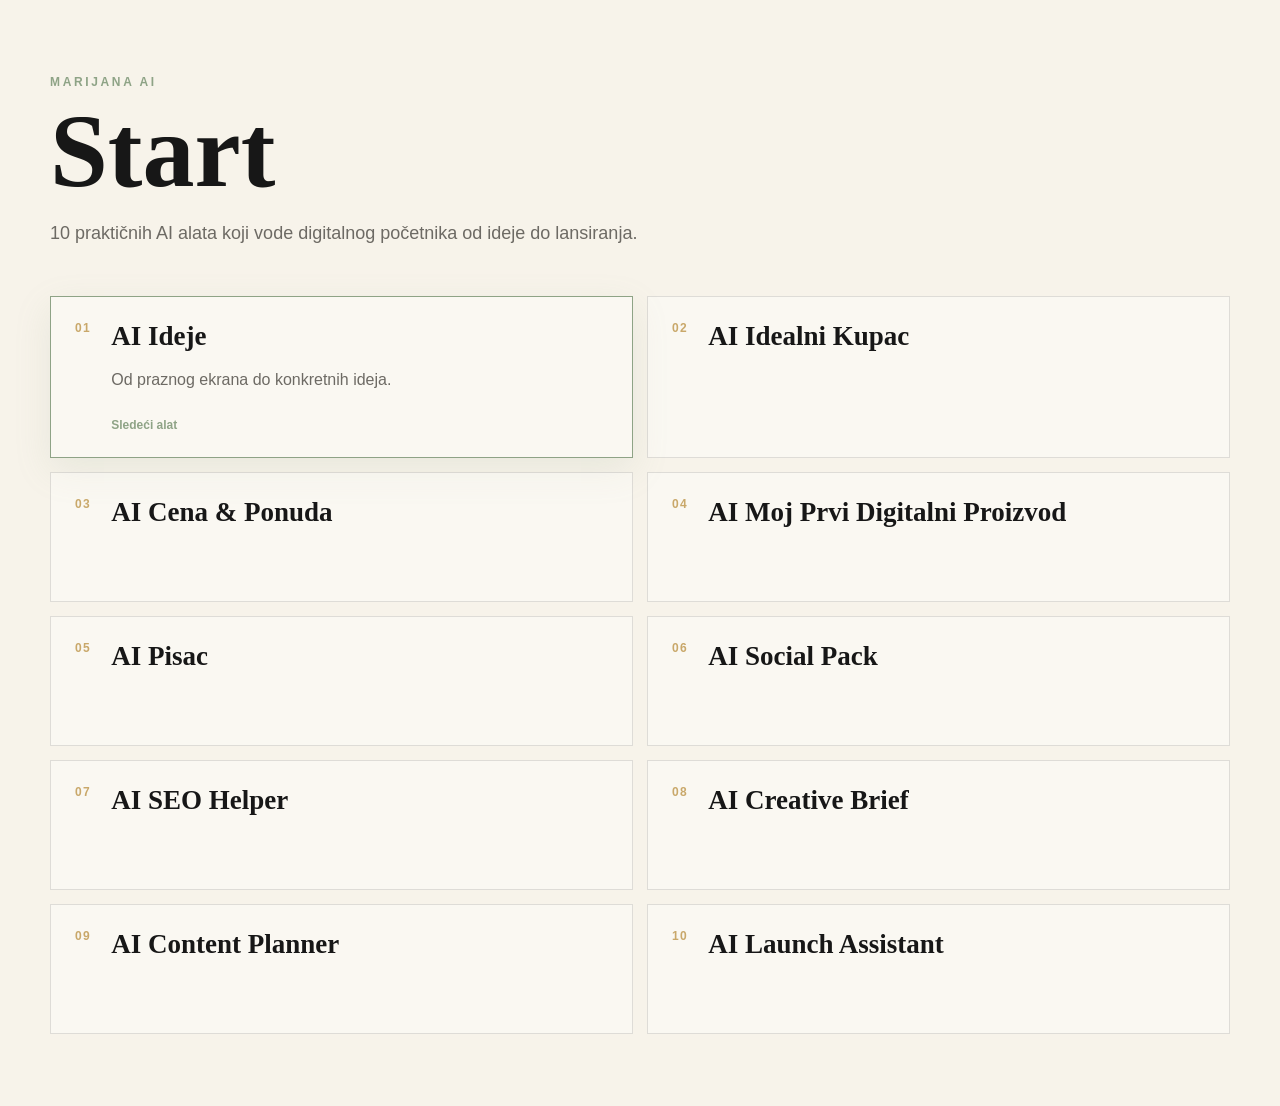
<file: index.html>
<!doctype html>
<html lang="sr">
<head>
  <meta charset="UTF-8">
  <meta name="viewport" content="width=device-width, initial-scale=1.0">
  <title>Marijana AI Start</title>
  <meta name="description" content="Marijana AI Start — praktični AI alati za digitalne početnike.">
  <link rel="stylesheet" href="styles.css">
</head>
<body>
  <main class="app">
    <header class="hero">
      <span class="eyebrow">MARIJANA AI</span>
      <h1>Start</h1>
      <p>10 praktičnih AI alata koji vode digitalnog početnika od ideje do lansiranja.</p>
    </header>

    <section class="tools-grid" aria-label="AI alati">
      <article class="tool-card active">
        <span class="number">01</span>
        <div>
          <h2>AI Ideje</h2>
          <p>Od praznog ekrana do konkretnih ideja.</p>
          <span class="status">Sledeći alat</span>
        </div>
      </article>
      <article class="tool-card"><span class="number">02</span><h2>AI Idealni Kupac</h2></article>
      <article class="tool-card"><span class="number">03</span><h2>AI Cena &amp; Ponuda</h2></article>
      <article class="tool-card"><span class="number">04</span><h2>AI Moj Prvi Digitalni Proizvod</h2></article>
      <article class="tool-card"><span class="number">05</span><h2>AI Pisac</h2></article>
      <article class="tool-card"><span class="number">06</span><h2>AI Social Pack</h2></article>
      <article class="tool-card"><span class="number">07</span><h2>AI SEO Helper</h2></article>
      <article class="tool-card"><span class="number">08</span><h2>AI Creative Brief</h2></article>
      <article class="tool-card"><span class="number">09</span><h2>AI Content Planner</h2></article>
      <article class="tool-card"><span class="number">10</span><h2>AI Launch Assistant</h2></article>
    </section>
  </main>
</body>
</html>
</file>
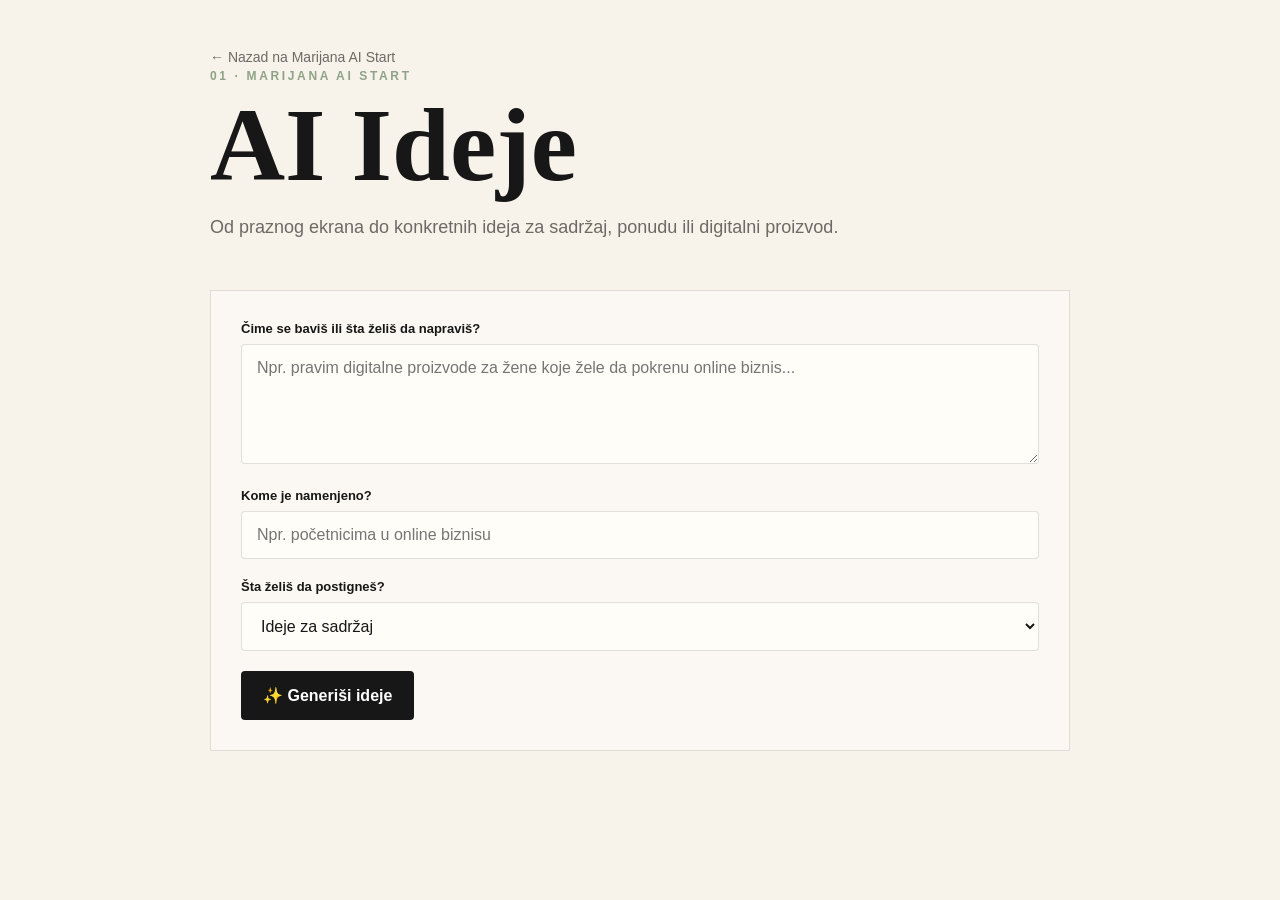
<file: ai-ideje.html>
<!doctype html>
<html lang="sr">
<head>
  <meta charset="UTF-8">
  <meta name="viewport" content="width=device-width, initial-scale=1.0">
  <title>AI Ideje · Marijana AI Start</title>
  <link rel="stylesheet" href="styles.css">
  <style>
    .page { max-width: 900px; margin: 0 auto; padding: 48px 20px 80px; }
    .back { color: var(--muted); text-decoration: none; font-size: 14px; }
    .panel { margin-top: 32px; padding: 30px; border: 1px solid var(--line); background: rgba(255,255,255,.42); }
    label { display:block; margin: 0 0 8px; font-size: 13px; font-weight:700; }
    textarea, input, select {
      width:100%; padding:14px 15px; margin-bottom:20px; border:1px solid var(--line);
      background:#fffdf8; color:var(--black); font:inherit; border-radius:4px;
    }
    textarea { min-height:120px; resize:vertical; }
    .generate {
      border:0; padding:15px 22px; background:var(--black); color:white; cursor:pointer;
      font:inherit; font-weight:700; border-radius:4px;
    }
    .result { margin-top:30px; display:none; }
    .idea { padding:18px 0; border-bottom:1px solid var(--line); }
    .idea h3 { margin:0 0 7px; font-family:"Cormorant Garamond",Georgia,serif; font-size:25px; }
    .idea p { margin:0; color:var(--muted); line-height:1.6; }
    .status { margin-top:15px; color:var(--sage); font-size:13px; }
  </style>
</head>
<body>
<main class="page">
  <a class="back" href="index.html">← Nazad na Marijana AI Start</a>
  <header class="hero">
    <span class="eyebrow">01 · MARIJANA AI START</span>
    <h1>AI Ideje</h1>
    <p>Od praznog ekrana do konkretnih ideja za sadržaj, ponudu ili digitalni proizvod.</p>
  </header>

  <section class="panel">
    <label for="topic">Čime se baviš ili šta želiš da napraviš?</label>
    <textarea id="topic" placeholder="Npr. pravim digitalne proizvode za žene koje žele da pokrenu online biznis..."></textarea>

    <label for="audience">Kome je namenjeno?</label>
    <input id="audience" placeholder="Npr. početnicima u online biznisu">

    <label for="goal">Šta želiš da postigneš?</label>
    <select id="goal">
      <option value="sadržaj">Ideje za sadržaj</option>
      <option value="proizvod">Ideje za digitalne proizvode</option>
      <option value="uslugu">Ideje za usluge</option>
      <option value="ponudu">Ideje za ponude</option>
    </select>

    <button class="generate" id="generate">✨ Generiši ideje</button>
    <div class="status" id="status"></div>
  </section>

  <section class="panel result" id="result">
    <span class="eyebrow">REZULTAT</span>
    <h2>Predložene ideje</h2>
    <div id="ideas"></div>
  </section>
</main>

<script>
const button=document.getElementById('generate');
const status=document.getElementById('status');
const result=document.getElementById('result');
const ideas=document.getElementById('ideas');

button.addEventListener('click', async ()=>{
  const topic=document.getElementById('topic').value.trim();
  const audience=document.getElementById('audience').value.trim();
  const goal=document.getElementById('goal').value;
  if(!topic){ status.textContent='Unesi prvo temu ili ono što želiš da napraviš.'; return; }

  button.disabled=true;
  status.textContent='AI priprema ideje...';
  result.style.display='none';

  try {
    const response=await fetch('/api/ideas',{
      method:'POST',
      headers:{'Content-Type':'application/json'},
      body:JSON.stringify({topic,audience,goal})
    });
    if(!response.ok) throw new Error('API greška');
    const data=await response.json();
    const list=Array.isArray(data.ideas)?data.ideas:[];
    ideas.innerHTML=list.map((x,i)=>`<article class="idea"><h3>${i+1}. ${escapeHtml(x.title||'Ideja')}</h3><p>${escapeHtml(x.description||'')}</p></article>`).join('');
    result.style.display='block';
    status.textContent='Gotovo.';
  } catch(e) {
    status.textContent='Alat još nije povezan sa AI servisom. Interfejs je spreman; sledeći korak je povezivanje API-ja.';
  } finally { button.disabled=false; }
});

function escapeHtml(s){
  return String(s).replace(/[&<>"']/g,c=>({'&':'&amp;','<':'&lt;','>':'&gt;','"':'&quot;',"'":'&#039;'}[c]));
}
</script>
</body>
</html>
</file>
<file: styles.css>
:root {
  --ivory: #F7F3EA;
  --black: #171717;
  --gold: #C9A86A;
  --azure: #5B8FA8;
  --sage: #8EA386;
  --muted: #6D6A64;
  --line: rgba(23,23,23,.12);
}

* { box-sizing: border-box; }

body {
  margin: 0;
  min-height: 100vh;
  background: var(--ivory);
  color: var(--black);
  font-family: Montserrat, Arial, sans-serif;
}

.app {
  width: min(1180px, calc(100% - 40px));
  margin: 0 auto;
  padding: 72px 0;
}

.hero { max-width: 760px; margin-bottom: 48px; }
.eyebrow { letter-spacing: .22em; font-size: 12px; color: var(--sage); font-weight: 700; }
h1,h2 { font-family: "Cormorant Garamond", Georgia, serif; }
h1 { font-size: clamp(58px, 9vw, 104px); line-height: .9; margin: 14px 0 20px; }
.hero p { font-size: 18px; line-height: 1.7; color: var(--muted); }

.tools-grid {
  display: grid;
  grid-template-columns: repeat(2, minmax(0,1fr));
  gap: 14px;
}

.tool-card {
  min-height: 130px;
  padding: 24px;
  border: 1px solid var(--line);
  background: rgba(255,255,255,.35);
  display: flex;
  gap: 20px;
  align-items: flex-start;
}

.tool-card.active {
  border-color: var(--sage);
  box-shadow: 0 12px 35px rgba(142,163,134,.14);
}

.number { font-size: 12px; color: var(--gold); font-weight: 700; letter-spacing: .12em; }
h2 { margin: 0; font-size: 27px; }
.tool-card p { color: var(--muted); line-height: 1.5; }
.status { display: inline-block; margin-top: 10px; color: var(--sage); font-size: 12px; font-weight: 700; }

@media (max-width: 700px) {
  .app { padding: 44px 0; }
  .tools-grid { grid-template-columns: 1fr; }
}
</file>
